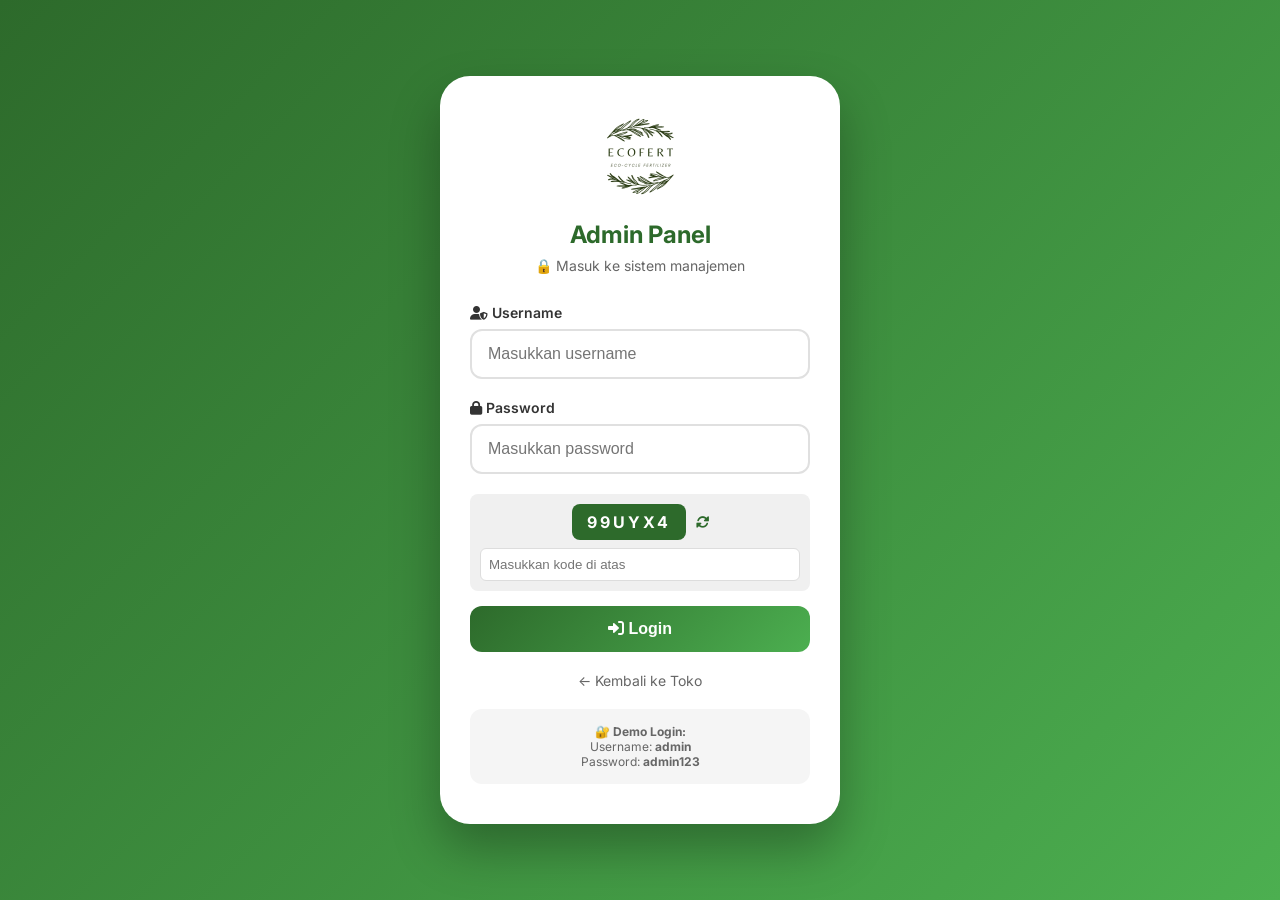
<file: admin-dashboard.html>
<!DOCTYPE html>
<html lang="id">
<head><meta charset="UTF-8"><meta name="viewport" content="width=device-width, initial-scale=1.0"><title>Admin Dashboard - ESCOFERT</title><link href="https://fonts.googleapis.com/css2?family=Inter:wght@300;400;500;600;700;800&display=swap" rel="stylesheet"><link rel="stylesheet" href="https://cdnjs.cloudflare.com/ajax/libs/font-awesome/6.0.0-beta3/css/all.min.css"><style>
*{margin:0;padding:0;box-sizing:border-box;}body{font-family:'Inter',sans-serif;background:#f5f7fa;min-height:100vh;}.admin-header{background:white;padding:15px 20px;display:flex;justify-content:space-between;align-items:center;box-shadow:0 2px 10px rgba(0,0,0,0.1);position:sticky;top:0;z-index:100;}.admin-logo{display:flex;align-items:center;gap:12px;}.admin-logo img{width:40px;height:40px;border-radius:10px;object-fit:cover;}.admin-logo h1{font-size:18px;color:#2D6A2B;}.admin-info{display:flex;align-items:center;gap:15px;}.admin-badge{background:#4CAF50;color:white;padding:5px 12px;border-radius:20px;font-size:12px;}.logout-btn{background:#ff4444;color:white;border:none;padding:8px 16px;border-radius:8px;cursor:pointer;font-size:14px;}.session-timer{font-size:12px;color:#666;}.container{padding:20px;max-width:1200px;margin:0 auto;}.stats-grid{display:grid;grid-template-columns:repeat(auto-fit,minmax(200px,1fr));gap:20px;margin-bottom:30px;}.stat-card{background:white;padding:20px;border-radius:16px;box-shadow:0 2px 8px rgba(0,0,0,0.08);}.stat-card i{font-size:35px;color:#4CAF50;margin-bottom:10px;}.stat-value{font-size:28px;font-weight:800;color:#2D6A2B;}.stat-label{color:#666;font-size:13px;margin-top:5px;}.section-title{display:flex;justify-content:space-between;align-items:center;margin:25px 0 15px;}.section-title h2{font-size:20px;color:#2D6A2B;}.table-container{background:white;border-radius:16px;overflow-x:auto;}.table-container table{width:100%;border-collapse:collapse;}th,td{padding:15px;text-align:left;border-bottom:1px solid #eee;}th{background:#f8f9fa;font-weight:600;}.status-pending{background:#ffaa00;color:white;padding:4px 10px;border-radius:20px;font-size:11px;display:inline-block;}.status-completed{background:#4CAF50;color:white;padding:4px 10px;border-radius:20px;font-size:11px;display:inline-block;}.btn-confirm{background:#4CAF50;color:white;border:none;padding:6px 12px;border-radius:6px;cursor:pointer;}.btn-delete{background:#ff4444;color:white;border:none;padding:6px 12px;border-radius:6px;cursor:pointer;margin-left:5px;}.top-products{background:white;border-radius:16px;padding:20px;margin-top:20px;}.product-item{display:flex;justify-content:space-between;padding:12px 0;border-bottom:1px solid #eee;}.product-sales{color:#2D6A2B;font-weight:bold;}.toast{position:fixed;bottom:30px;left:50%;transform:translateX(-50%) translateY(100%);background:#4CAF50;color:white;padding:12px 24px;border-radius:25px;z-index:2000;transition:all 0.3s;}.toast.show{transform:translateX(-50%) translateY(0);}@media(max-width:768px){th,td{padding:10px;font-size:12px;}}</style></head>
<body><div class="admin-header"><div class="admin-logo"><img src="logo.jpg" onerror="this.src='https://via.placeholder.com/40'"><h1>ESCOFERT Admin Panel</h1></div><div class="admin-info"><span class="session-timer" id="sessionTimer"></span><span class="admin-badge" id="adminName">Admin</span><button class="logout-btn" onclick="adminLogout()"><i class="fas fa-sign-out-alt"></i> Logout</button></div></div><div class="container"><div class="stats-grid"><div class="stat-card"><i class="fas fa-shopping-cart"></i><div class="stat-value" id="totalOrders">0</div><div class="stat-label">Total Pesanan</div></div><div class="stat-card"><i class="fas fa-coins"></i><div class="stat-value" id="totalRevenue">Rp0</div><div class="stat-label">Total Pendapatan</div></div><div class="stat-card"><i class="fas fa-box"></i><div class="stat-value" id="totalItems">0</div><div class="stat-label">Produk Terjual</div></div><div class="stat-card"><i class="fas fa-users"></i><div class="stat-value" id="totalCustomers">0</div><div class="stat-label">Total Customer</div></div></div><div class="section-title"><h2><i class="fas fa-receipt"></i> Daftar Pesanan</h2><button onclick="exportAllData()" style="background:#2196F3;color:white;border:none;padding:8px 16px;border-radius:8px;cursor:pointer;"><i class="fas fa-download"></i> Export Data</button></div><div class="table-container"><table><thead><tr><th>ID Pesanan</th><th>Tanggal</th><th>Item</th><th>Total</th><th>Status</th><th>Aksi</th></tr></thead><tbody id="ordersList"><tr><td colspan="6" style="text-align:center;">Loading...</td></tr></tbody></table></div><div class="top-products"><h3><i class="fas fa-trophy"></i> Produk Terlaris</h3><div id="topProductsList">Loading...</div></div></div><div id="toast" class="toast"></div>
<script>
function checkAdminSession(){const savedSession=sessionStorage.getItem('admin_logged_in');if(!savedSession){window.location.href='admin-login.html';return false;}try{const session=JSON.parse(savedSession);if(session.expiry<Date.now()){sessionStorage.removeItem('admin_logged_in');window.location.href='admin-login.html';return false;}const remaining=Math.floor((session.expiry-Date.now())/1000);const minutes=Math.floor(remaining/60);const seconds=remaining%60;document.getElementById('sessionTimer').textContent=`Session: ${minutes}:${seconds.toString().padStart(2,'0')}`;setTimeout(checkAdminSession,1000);return true;}catch(e){window.location.href='admin-login.html';return false;}}
function adminLogout(){sessionStorage.removeItem('admin_logged_in');window.location.href='admin-login.html';}
function showToast(msg,type='success'){const toast=document.getElementById('toast');toast.textContent=msg;toast.style.background=type==='success'?'#4CAF50':'#ff4444';toast.classList.add('show');setTimeout(()=>toast.classList.remove('show'),3000);}
function loadAdminData(){const orders=JSON.parse(localStorage.getItem('escfert_orders'))||[];let totalRevenue=0,totalItems=0;let uniqueCustomers=new Set();let productSales={'Pupuk Padat 1kg':0,'Pupuk Padat 5kg':0,'Pupuk Cair 1L':0};orders.forEach(order=>{totalRevenue+=order.total||0;uniqueCustomers.add(order.customerName||'Customer');for(let id in order.items){let item=order.items[id];totalItems+=item.qty;if(item.name==='Pupuk Padat Organik 1kg')productSales['Pupuk Padat 1kg']+=item.qty;else if(item.name==='Pupuk Padat Organik 5kg')productSales['Pupuk Padat 5kg']+=item.qty;else if(item.name==='Pupuk Cair Organik 1L')productSales['Pupuk Cair 1L']+=item.qty;}});document.getElementById('totalOrders').textContent=orders.length;document.getElementById('totalRevenue').textContent='Rp'+totalRevenue.toLocaleString();document.getElementById('totalItems').textContent=totalItems;document.getElementById('totalCustomers').textContent=uniqueCustomers.size;renderOrdersTable(orders);renderTopProducts(productSales);}
function renderOrdersTable(orders){const tbody=document.getElementById('ordersList');if(orders.length===0){tbody.innerHTML='<tr><td colspan="6" style="text-align:center;">Belum ada pesanan</td></tr>';return;}let html='';[...orders].reverse().forEach(order=>{let date=new Date(order.date).toLocaleDateString('id-ID');let itemCount=Object.values(order.items||{}).reduce((s,i)=>s+i.qty,0);let statusText=order.status||'Menunggu Konfirmasi';html+=`<tr><td><small>${order.id}</small></td><td>${date}</td><td>${itemCount} item</td><td>Rp${(order.total||0).toLocaleString()}</td><td><span class="${order.status==='Selesai'?'status-completed':'status-pending'}">${statusText}</span></td><td>${order.status!=='Selesai'?`<button class="btn-confirm" onclick="confirmOrder('${order.id}')">✓ Konfirmasi</button>`:''}<button class="btn-delete" onclick="deleteOrder('${order.id}')">🗑 Hapus</button></td></tr>`;});tbody.innerHTML=html;}
function renderTopProducts(productSales){const container=document.getElementById('topProductsList');let sorted=Object.entries(productSales).sort((a,b)=>b[1]-a[1]);let html='';sorted.forEach(([name,qty])=>{html+=`<div class="product-item"><span>${name}</span><span class="product-sales">${qty} pcs terjual</span></div>`;});container.innerHTML=html;}
function confirmOrder(orderId){let orders=JSON.parse(localStorage.getItem('escfert_orders'))||[];let index=orders.findIndex(o=>o.id===orderId);if(index!==-1){orders[index].status='Selesai';localStorage.setItem('escfert_orders',JSON.stringify(orders));showToast('✅ Pesanan dikonfirmasi!');loadAdminData();}}
function deleteOrder(orderId){if(confirm('Yakin ingin menghapus pesanan ini?')){let orders=JSON.parse(localStorage.getItem('escfert_orders'))||[];orders=orders.filter(o=>o.id!==orderId);localStorage.setItem('escfert_orders',JSON.stringify(orders));showToast('🗑 Pesanan dihapus','error');loadAdminData();}}
function exportAllData(){let orders=JSON.parse(localStorage.getItem('escfert_orders'))||[];let data={exportDate:new Date().toISOString(),totalOrders:orders.length,orders:orders};let blob=new Blob([JSON.stringify(data,null,2)],{type:'application/json'});let url=URL.createObjectURL(blob);let a=document.createElement('a');a.href=url;a.download=`escfert_export_${new Date().toISOString().split('T')[0]}.json`;a.click();URL.revokeObjectURL(url);showToast('📥 Data berhasil diekspor');}
if(checkAdminSession()){document.getElementById('adminName').textContent='Admin';loadAdminData();setInterval(loadAdminData,10000);}
</script></body></html>
</file>
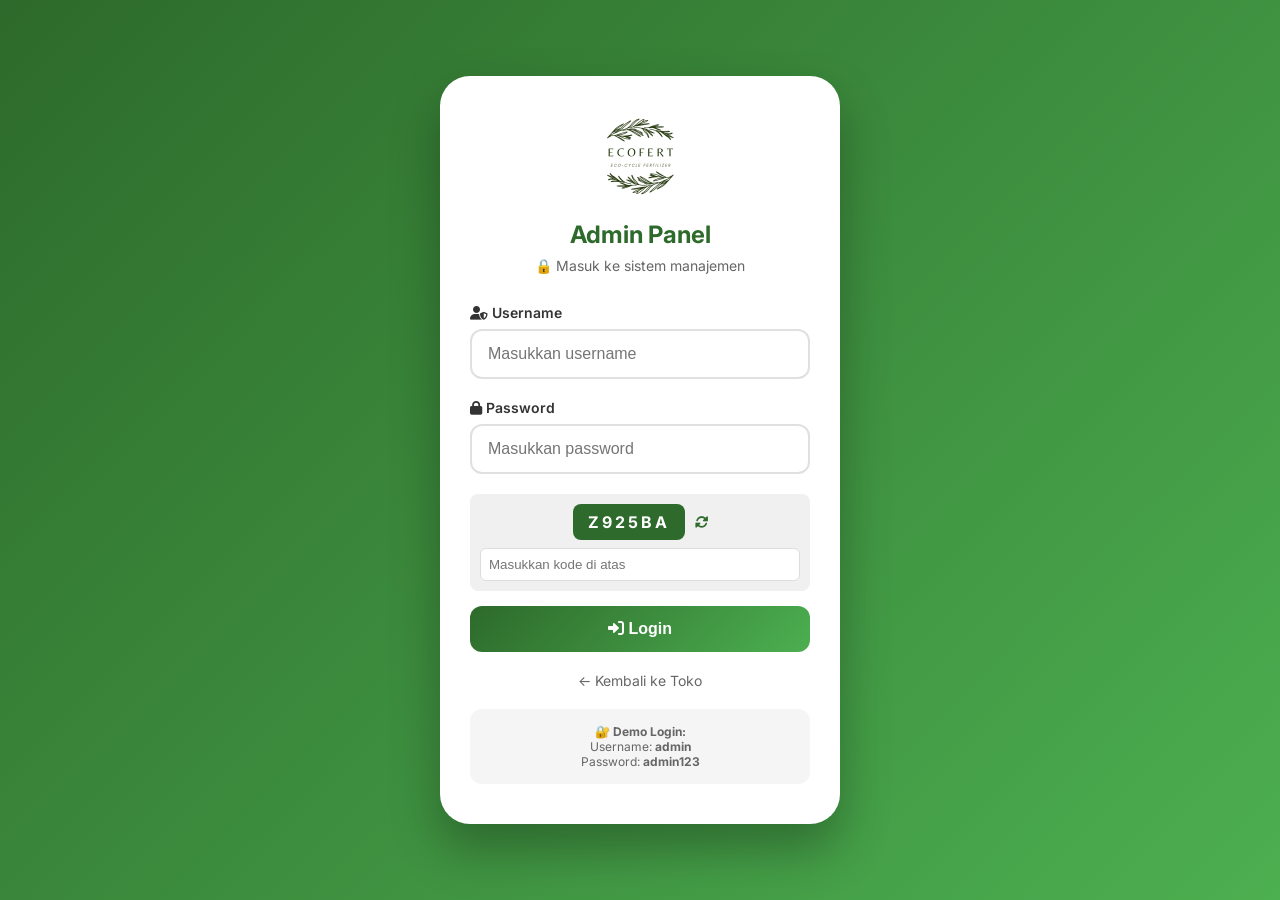
<file: admin-login.html>
<!DOCTYPE html>
<html lang="id">
<head><meta charset="UTF-8"><meta name="viewport" content="width=device-width, initial-scale=1.0"><title>Admin Login - ESCOFERT</title><link href="https://fonts.googleapis.com/css2?family=Inter:wght@300;400;500;600;700;800&display=swap" rel="stylesheet"><link rel="stylesheet" href="https://cdnjs.cloudflare.com/ajax/libs/font-awesome/6.0.0-beta3/css/all.min.css"><style>
*{margin:0;padding:0;box-sizing:border-box;}body{font-family:'Inter',sans-serif;background:linear-gradient(135deg,#2D6A2B,#4CAF50);min-height:100vh;display:flex;align-items:center;justify-content:center;padding:20px;}.login-container{max-width:400px;width:100%;}.login-card{background:white;border-radius:30px;padding:40px 30px;box-shadow:0 25px 50px rgba(0,0,0,0.3);text-align:center;}.logo{width:80px;height:80px;border-radius:20px;margin-bottom:20px;object-fit:cover;}.login-card h1{color:#2D6A2B;font-size:24px;margin-bottom:8px;}.login-card p{color:#666;font-size:14px;margin-bottom:30px;}.input-group{margin-bottom:20px;text-align:left;}.input-group label{display:block;margin-bottom:8px;font-weight:600;color:#333;font-size:14px;}.input-group input{width:100%;padding:14px 16px;border:2px solid #e0e0e0;border-radius:12px;font-size:16px;}.input-group input:focus{outline:none;border-color:#4CAF50;}.btn-login{width:100%;padding:14px;background:linear-gradient(135deg,#2D6A2B,#4CAF50);color:white;border:none;border-radius:12px;font-size:16px;font-weight:600;cursor:pointer;}.btn-login:hover{transform:translateY(-2px);box-shadow:0 10px 20px rgba(76,175,80,0.3);}.error-msg{background:#ff4444;color:white;padding:12px;border-radius:10px;margin-bottom:20px;font-size:14px;display:none;}.back-link{display:block;margin-top:20px;color:#666;text-decoration:none;font-size:14px;}.demo-info{background:#f5f5f5;padding:15px;border-radius:12px;margin-top:20px;font-size:12px;color:#666;}.captcha-container{background:#f0f0f0;padding:10px;border-radius:8px;margin:15px 0;text-align:center;}
</style></head>
<body><div class="login-container"><div class="login-card"><img src="logo.jpg" alt="Logo" class="logo" onerror="this.src='https://via.placeholder.com/80'"><h1>Admin Panel</h1><p>🔒 Masuk ke sistem manajemen</p><div id="errorMsg" class="error-msg"></div><div class="input-group"><label><i class="fas fa-user-shield"></i> Username</label><input type="text" id="username" placeholder="Masukkan username" autocomplete="off"></div><div class="input-group"><label><i class="fas fa-lock"></i> Password</label><input type="password" id="password" placeholder="Masukkan password"></div><div class="captcha-container"><div style="display:flex;align-items:center;justify-content:center;gap:10px;"><span id="captchaCode" style="background:#2D6A2B;color:white;padding:8px 15px;border-radius:8px;font-weight:bold;letter-spacing:3px;"></span><button type="button" onclick="refreshCaptcha()" style="background:none;border:none;cursor:pointer;"><i class="fas fa-sync-alt" style="color:#2D6A2B;"></i></button></div><input type="text" id="captchaInput" placeholder="Masukkan kode di atas" style="width:100%;padding:8px;margin-top:8px;border:1px solid #ddd;border-radius:6px;"></div><button class="btn-login" onclick="adminLogin()"><i class="fas fa-sign-in-alt"></i> Login</button><a href="index.html" class="back-link">← Kembali ke Toko</a><div class="demo-info"><strong>🔐 Demo Login:</strong><br>Username: <strong>admin</strong><br>Password: <strong>admin123</strong></div></div></div>
<script>let currentCaptcha='';function generateCaptcha(){const chars='ABCDEFGHJKLMNPQRSTUVWXYZ0123456789';let captcha='';for(let i=0;i<6;i++)captcha+=chars.charAt(Math.floor(Math.random()*chars.length));currentCaptcha=captcha;document.getElementById('captchaCode').textContent=captcha;return captcha;}function refreshCaptcha(){generateCaptcha();document.getElementById('captchaInput').value='';}let loginAttempts=0,lastAttemptTime=0;function adminLogin(){const username=document.getElementById('username').value.trim();const password=document.getElementById('password').value;const captchaInput=document.getElementById('captchaInput').value.trim();const errorMsg=document.getElementById('errorMsg');const now=Date.now();if(loginAttempts>=5&&(now-lastAttemptTime)<900000){errorMsg.style.display='block';errorMsg.innerHTML='<i class="fas fa-clock"></i> Terlalu banyak percobaan. Coba lagi nanti.';setTimeout(()=>errorMsg.style.display='none',5000);return;}if(captchaInput!==currentCaptcha){loginAttempts++;lastAttemptTime=now;errorMsg.style.display='block';errorMsg.innerHTML='<i class="fas fa-exclamation-circle"></i> Kode captcha salah!';refreshCaptcha();setTimeout(()=>errorMsg.style.display='none',3000);return;}if(username==='admin'&&password==='admin123'){loginAttempts=0;const sessionData={logged_in:true,username:username,login_time:now,expiry:now+3600000};sessionStorage.setItem('admin_logged_in',JSON.stringify(sessionData));window.location.href='admin-dashboard.html';}else{loginAttempts++;lastAttemptTime=now;errorMsg.style.display='block';errorMsg.innerHTML='<i class="fas fa-exclamation-circle"></i> Username atau password salah!';refreshCaptcha();setTimeout(()=>errorMsg.style.display='none',3000);}}document.getElementById('password').addEventListener('keypress',function(e){if(e.key==='Enter')adminLogin();});generateCaptcha();const savedSession=sessionStorage.getItem('admin_logged_in');if(savedSession){try{const session=JSON.parse(savedSession);if(session.expiry>Date.now()){window.location.href='admin-dashboard.html';}else{sessionStorage.removeItem('admin_logged_in');}}catch(e){}}</script></body></html>
</file>
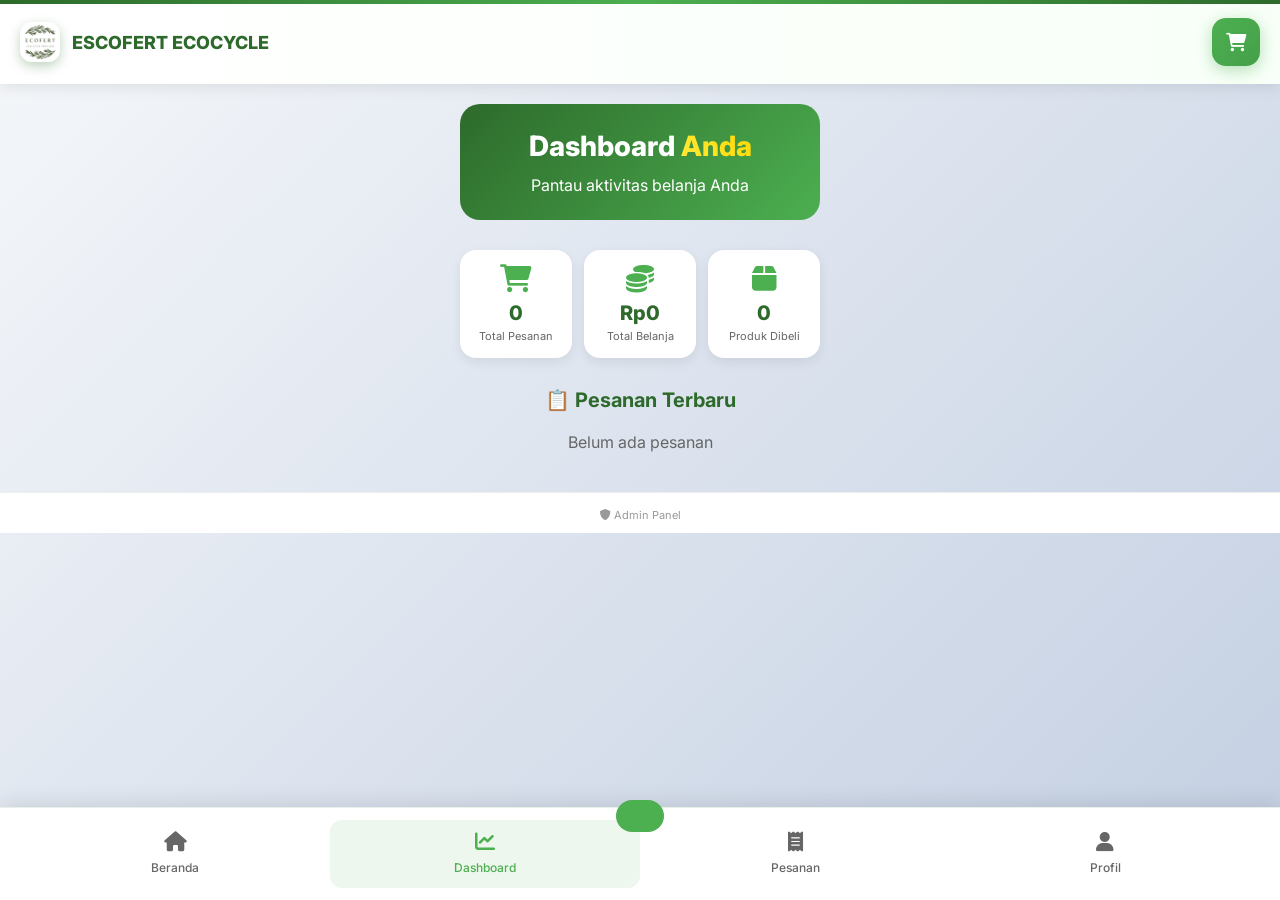
<file: dashboard.html>
<!DOCTYPE html>
<html lang="id">
<head><meta charset="UTF-8"><meta name="viewport" content="width=device-width, initial-scale=1.0"><title>Dashboard - ESCOFERT</title><link rel="stylesheet" href="https://cdnjs.cloudflare.com/ajax/libs/font-awesome/6.0.0-beta3/css/all.min.css"><link href="https://fonts.googleapis.com/css2?family=Inter:wght@300;400;500;600;700;800&display=swap" rel="stylesheet"><link rel="stylesheet" href="style.css"></head>
<body>
<div class="header"><div class="header-left"><img src="logo.jpg" class="header-logo" onerror="this.src='https://via.placeholder.com/40'"><h1>ESCOFERT ECOCYCLE</h1></div><div class="header-right"><button class="header-cart-btn" onclick="viewCart()"><i class="fas fa-shopping-cart"></i><span id="headerCartCount">0</span></button></div></div>
<div class="container"><div class="hero" style="padding:25px;"><h1>Dashboard <span>Anda</span></h1><p>Pantau aktivitas belanja Anda</p></div>
<div class="stats-grid"><div class="stat-card"><i class="fas fa-shopping-cart"></i><div class="stat-value" id="totalOrders">0</div><div class="stat-label">Total Pesanan</div></div><div class="stat-card"><i class="fas fa-coins"></i><div class="stat-value" id="totalSpent">Rp0</div><div class="stat-label">Total Belanja</div></div><div class="stat-card"><i class="fas fa-box"></i><div class="stat-value" id="totalItems">0</div><div class="stat-label">Produk Dibeli</div></div></div>
<h3>📋 Pesanan Terbaru</h3><div id="recentOrders" style="margin-bottom:20px;"><p style="text-align:center; color:#666;">Belum ada pesanan</p></div></div>
<div class="bottom-nav"><a href="index.html" class="nav-item"><i class="fas fa-home"></i><span>Beranda</span></a><a href="dashboard.html" class="nav-item active"><i class="fas fa-chart-line"></i><span>Dashboard</span></a><a href="pesanan.html" class="nav-item"><i class="fas fa-receipt"></i><span>Pesanan</span></a><a href="profil.html" class="nav-item"><i class="fas fa-user"></i><span>Profil</span></a></div>
<div style="text-align:center; padding:10px; background:white; border-top:1px solid #eee;"><a href="admin-login.html" style="color:#999; font-size:11px; text-decoration:none;"><i class="fas fa-shield-alt"></i> Admin Panel</a></div>
<div class="toast" id="toast"></div><script src="script.js"></script>
<script>
function loadUserDashboard(){let orders=JSON.parse(localStorage.getItem('escfert_orders'))||[];let totalSpent=0,totalItems=0;orders.forEach(order=>{totalSpent+=order.total||0;for(let id in order.items){totalItems+=order.items[id].qty}});document.getElementById('totalOrders').textContent=orders.length;document.getElementById('totalSpent').textContent='Rp'+totalSpent.toLocaleString();document.getElementById('totalItems').textContent=totalItems;let recentHtml='';let recentOrders=orders.slice(-5).reverse();if(recentOrders.length>0){recentOrders.forEach(order=>{let date=new Date(order.date).toLocaleDateString('id-ID');recentHtml+=`<div style="background:white; padding:12px; border-radius:12px; margin-bottom:10px; display:flex; justify-content:space-between;"><div><strong>${order.id}</strong><div style="font-size:12px; color:#666;">${date}</div></div><div style="text-align:right;"><div style="font-weight:bold; color:#2D6A2B;">Rp${(order.total||0).toLocaleString()}</div><div style="font-size:11px; color:#999;">${order.status||'Menunggu'}</div></div></div>`})}else{recentHtml='<p style="text-align:center; color:#666;">Belum ada pesanan</p>'}document.getElementById('recentOrders').innerHTML=recentHtml}
document.addEventListener('DOMContentLoaded',loadUserDashboard);</script>
<style>.stats-grid{display:grid;grid-template-columns:repeat(3,1fr);gap:12px;margin-bottom:30px;}.stat-card{background:white;padding:15px 10px;border-radius:16px;text-align:center;box-shadow:0 4px 12px rgba(0,0,0,0.08);}.stat-card i{font-size:28px;color:#4CAF50;margin-bottom:8px;}.stat-value{font-size:20px;font-weight:800;color:#2D6A2B;}.stat-label{font-size:11px;color:#666;margin-top:4px;}</style>
</body></html>
</file>
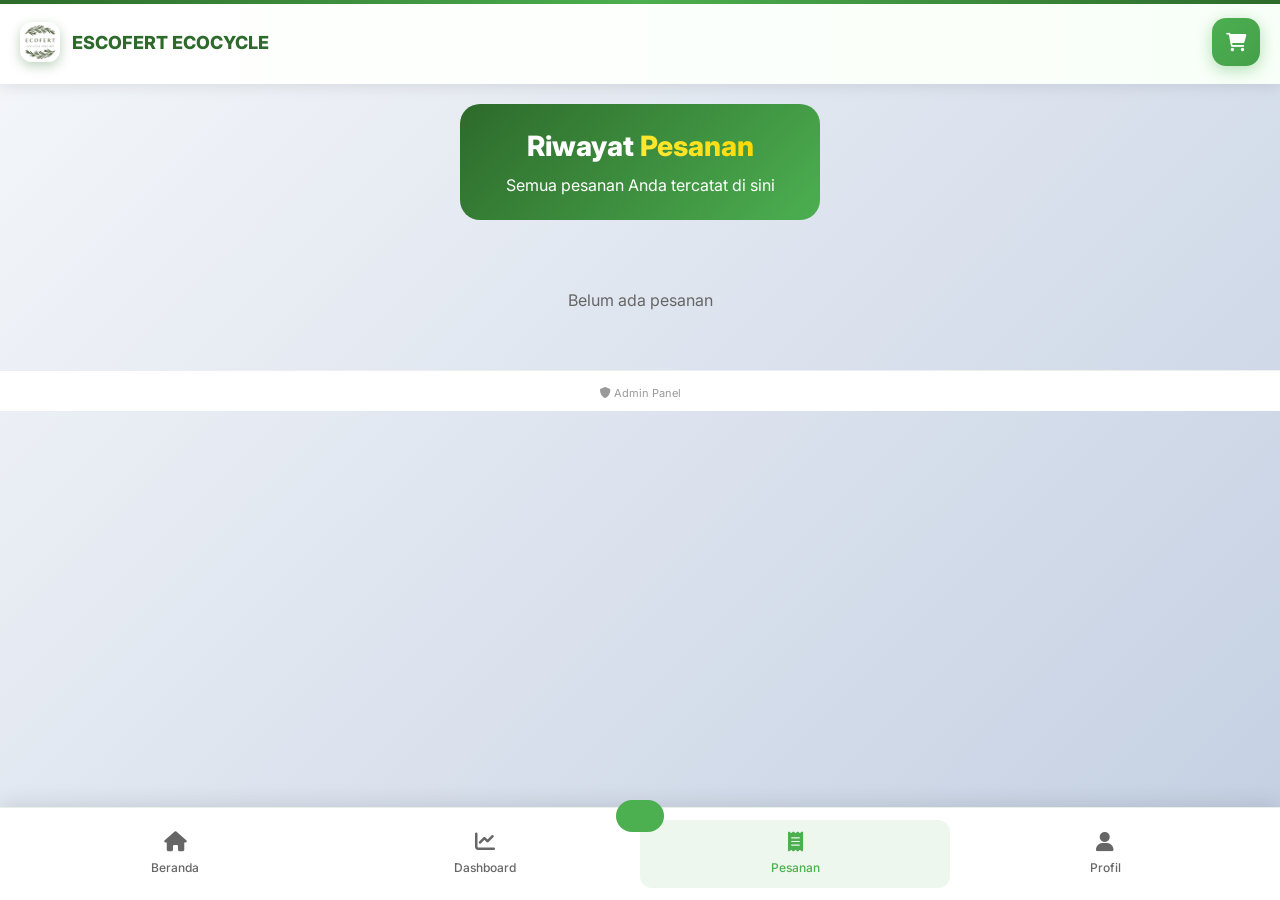
<file: pesanan.html>
<!DOCTYPE html>
<html lang="id">
<head><meta charset="UTF-8"><meta name="viewport" content="width=device-width, initial-scale=1.0"><title>Pesanan - ESCOFERT</title><link rel="stylesheet" href="https://cdnjs.cloudflare.com/ajax/libs/font-awesome/6.0.0-beta3/css/all.min.css"><link href="https://fonts.googleapis.com/css2?family=Inter:wght@300;400;500;600;700;800&display=swap" rel="stylesheet"><link rel="stylesheet" href="style.css"></head>
<body>
<div class="header"><div class="header-left"><img src="logo.jpg" class="header-logo" onerror="this.src='https://via.placeholder.com/40'"><h1>ESCOFERT ECOCYCLE</h1></div><div class="header-right"><button class="header-cart-btn" onclick="viewCart()"><i class="fas fa-shopping-cart"></i><span id="headerCartCount">0</span></button></div></div>
<div class="container"><div class="hero" style="padding:25px;"><h1>Riwayat <span>Pesanan</span></h1><p>Semua pesanan Anda tercatat di sini</p></div><div id="ordersList"><p style="text-align:center; color:#666; padding:40px;">Belum ada pesanan</p></div></div>
<div class="bottom-nav"><a href="index.html" class="nav-item"><i class="fas fa-home"></i><span>Beranda</span></a><a href="dashboard.html" class="nav-item"><i class="fas fa-chart-line"></i><span>Dashboard</span></a><a href="pesanan.html" class="nav-item active"><i class="fas fa-receipt"></i><span>Pesanan</span></a><a href="profil.html" class="nav-item"><i class="fas fa-user"></i><span>Profil</span></a></div>
<div style="text-align:center; padding:10px; background:white; border-top:1px solid #eee;"><a href="admin-login.html" style="color:#999; font-size:11px; text-decoration:none;"><i class="fas fa-shield-alt"></i> Admin Panel</a></div>
<div class="toast" id="toast"></div><script src="script.js"></script>
<script>
function loadOrders(){let orders=JSON.parse(localStorage.getItem('escfert_orders'))||[];let container=document.getElementById('ordersList');if(orders.length===0){container.innerHTML='<p style="text-align:center; color:#666; padding:40px;">Belum ada pesanan</p>';return;}let html='';orders.slice().reverse().forEach(order=>{let date=new Date(order.date).toLocaleDateString('id-ID',{day:'numeric',month:'long',year:'numeric',hour:'2-digit',minute:'2-digit'});let itemsHtml='';for(let id in order.items){let item=order.items[id];itemsHtml+=`<div style="display:flex; justify-content:space-between; padding:8px 0; border-bottom:1px dashed #eee;"><span>${item.name}</span><span>${item.qty} x Rp${item.price.toLocaleString()}</span></div>`;}let statusText=order.status||'Menunggu Konfirmasi';html+=`<div style="background:white; border-radius:16px; padding:15px; margin-bottom:15px; box-shadow:0 4px 12px rgba(0,0,0,0.08);"><div style="display:flex; justify-content:space-between; align-items:center; padding-bottom:10px; border-bottom:1px solid #eee; margin-bottom:10px;"><div><strong style="color:#2D6A2B;">${order.id}</strong><div style="font-size:11px; color:#999; margin-top:4px;">${date}</div></div><div style="padding:4px 12px; border-radius:20px; font-size:11px; background:${order.status==='Selesai'?'#4CAF50':'#ffaa00'}; color:white;">${statusText}</div></div><div style="margin-bottom:10px;">${itemsHtml}</div><div style="display:flex; justify-content:space-between; align-items:center; padding-top:10px; border-top:1px solid #eee;"><span>Total</span><strong style="color:#2D6A2B; font-size:18px;">Rp${(order.total||0).toLocaleString()}</strong></div></div>`;});container.innerHTML=html;}
document.addEventListener('DOMContentLoaded',loadOrders);</script>
</body></html>
</file>
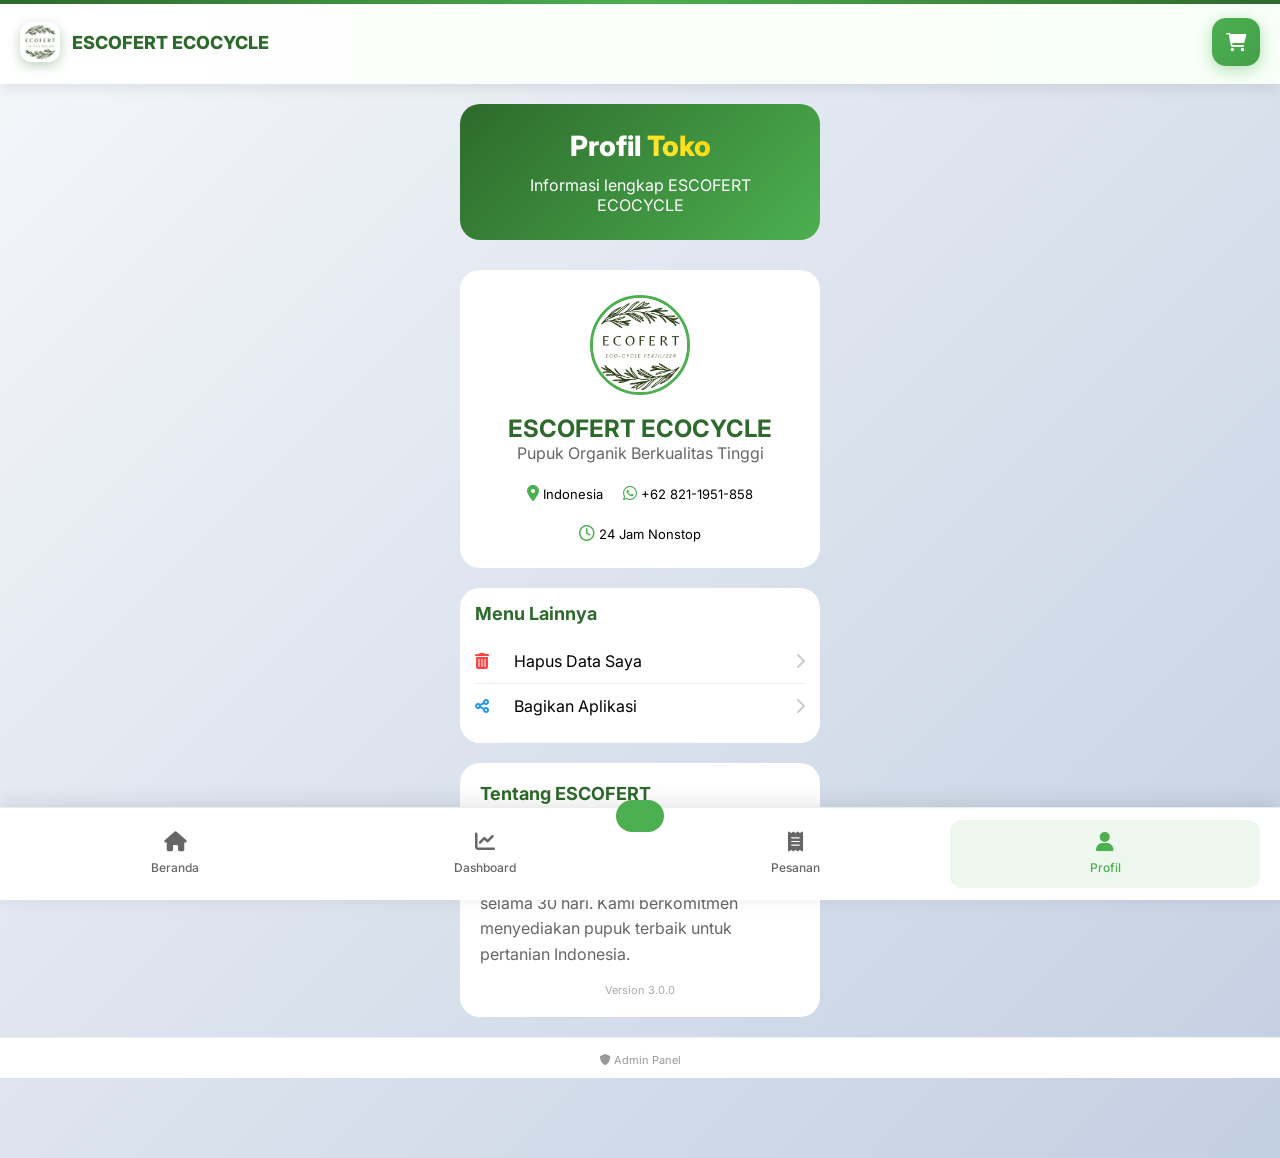
<file: profil.html>
<!DOCTYPE html>
<html lang="id">
<head><meta charset="UTF-8"><meta name="viewport" content="width=device-width, initial-scale=1.0"><title>Profil - ESCOFERT</title><link rel="stylesheet" href="https://cdnjs.cloudflare.com/ajax/libs/font-awesome/6.0.0-beta3/css/all.min.css"><link href="https://fonts.googleapis.com/css2?family=Inter:wght@300;400;500;600;700;800&display=swap" rel="stylesheet"><link rel="stylesheet" href="style.css"></head>
<body>
<div class="header"><div class="header-left"><img src="logo.jpg" class="header-logo" onerror="this.src='https://via.placeholder.com/40'"><h1>ESCOFERT ECOCYCLE</h1></div><div class="header-right"><button class="header-cart-btn" onclick="viewCart()"><i class="fas fa-shopping-cart"></i><span id="headerCartCount">0</span></button></div></div>
<div class="container"><div class="hero" style="padding:25px;"><h1>Profil <span>Toko</span></h1><p>Informasi lengkap ESCOFERT ECOCYCLE</p></div>
<div style="background:white; border-radius:20px; padding:25px; text-align:center; margin-bottom:20px;"><img src="logo.jpg" style="width:100px;height:100px;border-radius:50%;object-fit:cover;margin-bottom:15px;border:3px solid #4CAF50;" onerror="this.src='https://via.placeholder.com/100'"><h2 style="color:#2D6A2B;">ESCOFERT ECOCYCLE</h2><p style="color:#666; margin-bottom:20px;">Pupuk Organik Berkualitas Tinggi</p><div style="display:flex; justify-content:center; gap:20px; flex-wrap:wrap;"><div><i class="fas fa-map-marker-alt" style="color:#4CAF50;"></i> <span style="font-size:13px;">Indonesia</span></div><div><i class="fab fa-whatsapp" style="color:#4CAF50;"></i> <span style="font-size:13px;">+62 821-1951-858</span></div><div><i class="far fa-clock" style="color:#4CAF50;"></i> <span style="font-size:13px;">24 Jam Nonstop</span></div></div></div>
<div style="background:white; border-radius:20px; padding:15px; margin-bottom:20px;"><h3 style="text-align:left; margin:0 0 15px 0; font-size:18px;">Menu Lainnya</h3><div onclick="clearMyData()" style="display:flex; align-items:center; gap:15px; padding:12px 0; border-bottom:1px solid #eee; cursor:pointer;"><i class="fas fa-trash-alt" style="color:#ff4444; width:24px;"></i><span style="flex:1;">Hapus Data Saya</span><i class="fas fa-chevron-right" style="color:#ccc;"></i></div><div onclick="shareApp()" style="display:flex; align-items:center; gap:15px; padding:12px 0; cursor:pointer;"><i class="fas fa-share-alt" style="color:#2196F3; width:24px;"></i><span style="flex:1;">Bagikan Aplikasi</span><i class="fas fa-chevron-right" style="color:#ccc;"></i></div></div>
<div style="background:white; border-radius:20px; padding:20px;"><h3 style="text-align:left; margin:0 0 10px 0; font-size:18px;">Tentang ESCOFERT</h3><p style="color:#666; line-height:1.6;">ESCOFERT ECOCYCLE FERTILIZER adalah pupuk organik berkualitas tinggi yang diproduksi melalui proses fermentasi alami selama 30 hari. Kami berkomitmen menyediakan pupuk terbaik untuk pertanian Indonesia.</p><p style="text-align:center; margin-top:15px; font-size:11px; color:#aaa;">Version 3.0.0</p></div></div>
<div class="bottom-nav"><a href="index.html" class="nav-item"><i class="fas fa-home"></i><span>Beranda</span></a><a href="dashboard.html" class="nav-item"><i class="fas fa-chart-line"></i><span>Dashboard</span></a><a href="pesanan.html" class="nav-item"><i class="fas fa-receipt"></i><span>Pesanan</span></a><a href="profil.html" class="nav-item active"><i class="fas fa-user"></i><span>Profil</span></a></div>
<div style="text-align:center; padding:10px; background:white; border-top:1px solid #eee;"><a href="admin-login.html" style="color:#999; font-size:11px; text-decoration:none;"><i class="fas fa-shield-alt"></i> Admin Panel</a></div>
<div class="toast" id="toast"></div><script src="script.js"></script>
<script>
function clearMyData(){if(confirm('⚠️ Hapus semua riwayat pesanan Anda? Data tidak dapat dikembalikan!')){localStorage.removeItem('escfert_orders');localStorage.removeItem('escfert_cart');showToast('Data Anda telah dihapus','warning');setTimeout(()=>location.reload(),1500);}}
function shareApp(){if(navigator.share){navigator.share({title:'ESCOFERT ECOCYCLE',text:'Pupuk Organik Berkualitas Tinggi',url:window.location.href});}else{prompt('Salin link ini untuk berbagi:',window.location.href);}}
</script></body></html>
</file>
<file: style.css>
* { margin: 0; padding: 0; box-sizing: border-box; }
body { font-family: 'Inter', sans-serif; background: linear-gradient(135deg, #f5f7fa 0%, #c3cfe2 100%); min-height: 100vh; overflow-x: hidden; padding-bottom: 80px; }
.header { display: flex; justify-content: space-between; align-items: center; padding: 18px 20px; background: white; box-shadow: 0 2px 15px rgba(0,0,0,0.1); position: sticky; top: 0; z-index: 100; background: linear-gradient(90deg, white 0%, #f8fff8 100%); }
.header::before { content: ''; position: absolute; top: 0; left: 0; right: 0; height: 4px; background: linear-gradient(90deg, #2D6A2B, #4CAF50, #2D6A2B); }
.header-left { display: flex; align-items: center; gap: 12px; flex: 1; }
.header-logo { width: 40px; height: 40px; border-radius: 12px; object-fit: cover; flex-shrink: 0; box-shadow: 0 4px 12px rgba(45,106,43,0.3); border: 2px solid rgba(255,255,255,0.8); }
.header-left h1 { font-size: 18px; font-weight: 800; color: #2D6A2B; margin: 0; white-space: nowrap; overflow: hidden; text-overflow: ellipsis; }
.header-right { position: relative; }
.header-cart-btn { width: 48px; height: 48px; background: linear-gradient(135deg, #4CAF50, #45a049); color: white; border: none; border-radius: 14px; font-size: 18px; cursor: pointer; display: flex; align-items: center; justify-content: center; box-shadow: 0 4px 16px rgba(76,175,80,0.4); }
#headerCartCount { position: absolute; top: -6px; right: -6px; background: #FF4444; color: white; width: 22px; height: 22px; border-radius: 50%; font-size: 11px; font-weight: 800; display: flex; align-items: center; justify-content: center; border: 2px solid white; }
#headerCartCount[data-count="0"] { display: none !important; }
.container { padding: 20px; max-width: 400px; margin: 0 auto; }
.hero { background: linear-gradient(135deg, #2D6A2B, #4CAF50); color: white; padding: 40px 25px; border-radius: 20px; text-align: center; margin-bottom: 30px; }
.hero h1 { font-size: 28px; font-weight: 800; margin-bottom: 12px; }
.hero span { background: linear-gradient(45deg, #FFEB3B, #FFD700); -webkit-background-clip: text; -webkit-text-fill-color: transparent; }
.btn-wa { display: inline-flex; align-items: center; gap: 10px; background: #25D366; color: white; padding: 15px 25px; text-decoration: none; border-radius: 50px; font-weight: 600; }
h3 { font-size: 20px; font-weight: 700; color: #2D6A2B; margin: 30px 0 20px; text-align: center; }
.keunggulan-grid { display: grid; grid-template-columns: repeat(2, 1fr); gap: 15px; margin-bottom: 30px; }
.keunggulan-item { background: white; padding: 25px 20px; border-radius: 16px; text-align: center; box-shadow: 0 10px 30px rgba(0,0,0,0.1); }
.keunggulan-item i { font-size: 32px; color: #4CAF50; margin-bottom: 12px; display: block; }
.keunggulan-item h4 { font-size: 16px; font-weight: 600; color: #2D6A2B; margin-bottom: 5px; }
.keunggulan-item p { font-size: 13px; color: #666; }
.product-card { background: #fff; border-radius: 20px; padding: 20px; margin-bottom: 20px; box-shadow: 0 8px 32px rgba(45, 106, 43, 0.12); border: 1px solid rgba(45, 106, 43, 0.1); position: relative; overflow: hidden; }
.product-card::before { content: ''; position: absolute; top: 0; left: 0; right: 0; height: 4px; background: linear-gradient(90deg, #2D6A2B, #4CAF50); }
.product-image { position: relative; width: 100%; height: 180px; margin-bottom: 16px; border-radius: 16px; overflow: hidden; }
.product-image img { width: 100%; height: 100%; object-fit: cover; transition: all 0.5s ease; }
.product-icon-overlay { position: absolute; top: 16px; right: 16px; width: 52px; height: 52px; border-radius: 16px; background: rgba(255,255,255,0.95); backdrop-filter: blur(20px); display: flex; align-items: center; justify-content: center; font-size: 22px; }
.product-icon-overlay.padat { background: linear-gradient(135deg, #D2691E, #8B4513); color: white; }
.product-icon-overlay.cair { background: linear-gradient(135deg, #4CAF50, #2D6A2B); color: white; }
.product-detail h3 { font-size: 20px; font-weight: 700; color: #1a3c1a; margin: 0 0 6px 0; }
.product-detail p { color: #666; font-size: 15px; margin: 0 0 12px 0; }
.product-price { font-size: 22px; font-weight: 800; color: #2D6A2B; margin-bottom: 16px; }
.qty-control { display: flex; align-items: center; gap: 10px; }
.qty-btn { width: 42px; height: 42px; border: 2px solid #2D6A2B; background: #fff; border-radius: 12px; font-size: 20px; font-weight: 700; color: #2D6A2B; cursor: pointer; }
#padat1Qty, #padat5Qty, #cairQty { font-size: 20px; font-weight: 700; min-width: 28px; text-align: center; color: #2D6A2B; background: #f8fff8; padding: 4px 8px; border-radius: 8px; }
.btn-add { flex: 1; height: 42px; background: linear-gradient(135deg, #2D6A2B, #4CAF50); color: white; border: none; border-radius: 24px; font-size: 15px; font-weight: 600; cursor: pointer; display: flex; align-items: center; justify-content: center; gap: 8px; }
.bottom-nav { position: fixed; bottom: 0; left: 0; right: 0; background: white; display: flex; padding: 12px 20px; box-shadow: 0 -4px 20px rgba(0,0,0,0.1); z-index: 1000; border-top: 1px solid rgba(45,106,43,0.1); }
.nav-item { flex: 1; text-align: center; padding: 12px 8px; color: #666; text-decoration: none; border-radius: 12px; }
.nav-item i { display: block; font-size: 20px; margin-bottom: 4px; }
.nav-item span { font-size: 12px; font-weight: 500; }
.nav-item.active, .nav-item:hover { color: #4CAF50; background: rgba(76,175,80,0.1); }
.toast { position: fixed; bottom: 100px; left: 50%; transform: translateX(-50%) translateY(100%); background: #4CAF50; color: white; padding: 16px 24px; border-radius: 25px; font-weight: 600; z-index: 2000; transition: all 0.3s; max-width: 90%; text-align: center; }
.toast.show { transform: translateX(-50%) translateY(0); }
.toast.error { background: #ff4444; }
.toast.warning { background: #ffaa00; }
.cart-overlay { position: fixed; top: 0; left: 0; width: 100%; height: 100%; background: rgba(0,0,0,0.6); z-index: 9998; backdrop-filter: blur(5px); }
.cart-content { position: fixed; bottom: 0; left: 0; right: 0; max-height: 85vh; background: white; border-radius: 20px 20px 0 0; z-index: 9999; display: flex; flex-direction: column; animation: slideUp 0.3s ease; }
@keyframes slideUp { from { transform: translateY(100%); } to { transform: translateY(0); } }
.cart-header { display: flex; justify-content: space-between; align-items: center; padding: 15px 20px; border-bottom: 1px solid #eee; }
.cart-header h3 { margin: 0; color: #2D6A2B; }
.close-btn { width: 32px; height: 32px; border: none; background: #f0f0f0; border-radius: 50%; font-size: 24px; cursor: pointer; }
.cart-items { flex: 1; overflow-y: auto; padding: 15px; max-height: 55vh; }
.cart-item { display: flex; justify-content: space-between; align-items: center; padding: 12px; border-bottom: 1px solid #f0f0f0; flex-wrap: wrap; gap: 10px; }
.cart-item-left { display: flex; align-items: center; gap: 12px; flex: 2; }
.cart-item-icon { width: 48px; height: 48px; border-radius: 12px; }
.cart-item-icon.padat { background: linear-gradient(135deg, #D2691E, #8B4513); }
.cart-item-icon.cair { background: linear-gradient(135deg, #4CAF50, #2D6A2B); }
.cart-item-left h4 { font-size: 14px; margin: 0 0 4px 0; }
.cart-item-right { display: flex; align-items: center; gap: 15px; flex: 1; justify-content: flex-end; }
.cart-price { font-weight: 700; color: #2D6A2B; font-size: 14px; }
.cart-qty-controls { display: flex; align-items: center; gap: 8px; }
.cart-qty-controls button { width: 28px; height: 28px; border: 1px solid #2D6A2B; background: white; border-radius: 6px; cursor: pointer; }
.cart-remove-btn { background: none; border: none; color: #ff4444; cursor: pointer; }
.cart-footer { padding: 15px 20px; border-top: 1px solid #eee; }
.total-row { display: flex; justify-content: space-between; margin-bottom: 15px; font-size: 18px; font-weight: bold; }
.btn-checkout { width: 100%; padding: 14px; background: #25D366; color: white; border: none; border-radius: 12px; font-weight: bold; cursor: pointer; margin-bottom: 10px; }
.btn-clear { width: 100%; padding: 12px; background: #ff4444; color: white; border: none; border-radius: 12px; cursor: pointer; }
@media (max-width: 480px) { .header-left h1 { font-size: 14px; } .hero h1 { font-size: 24px; } }
</file>
